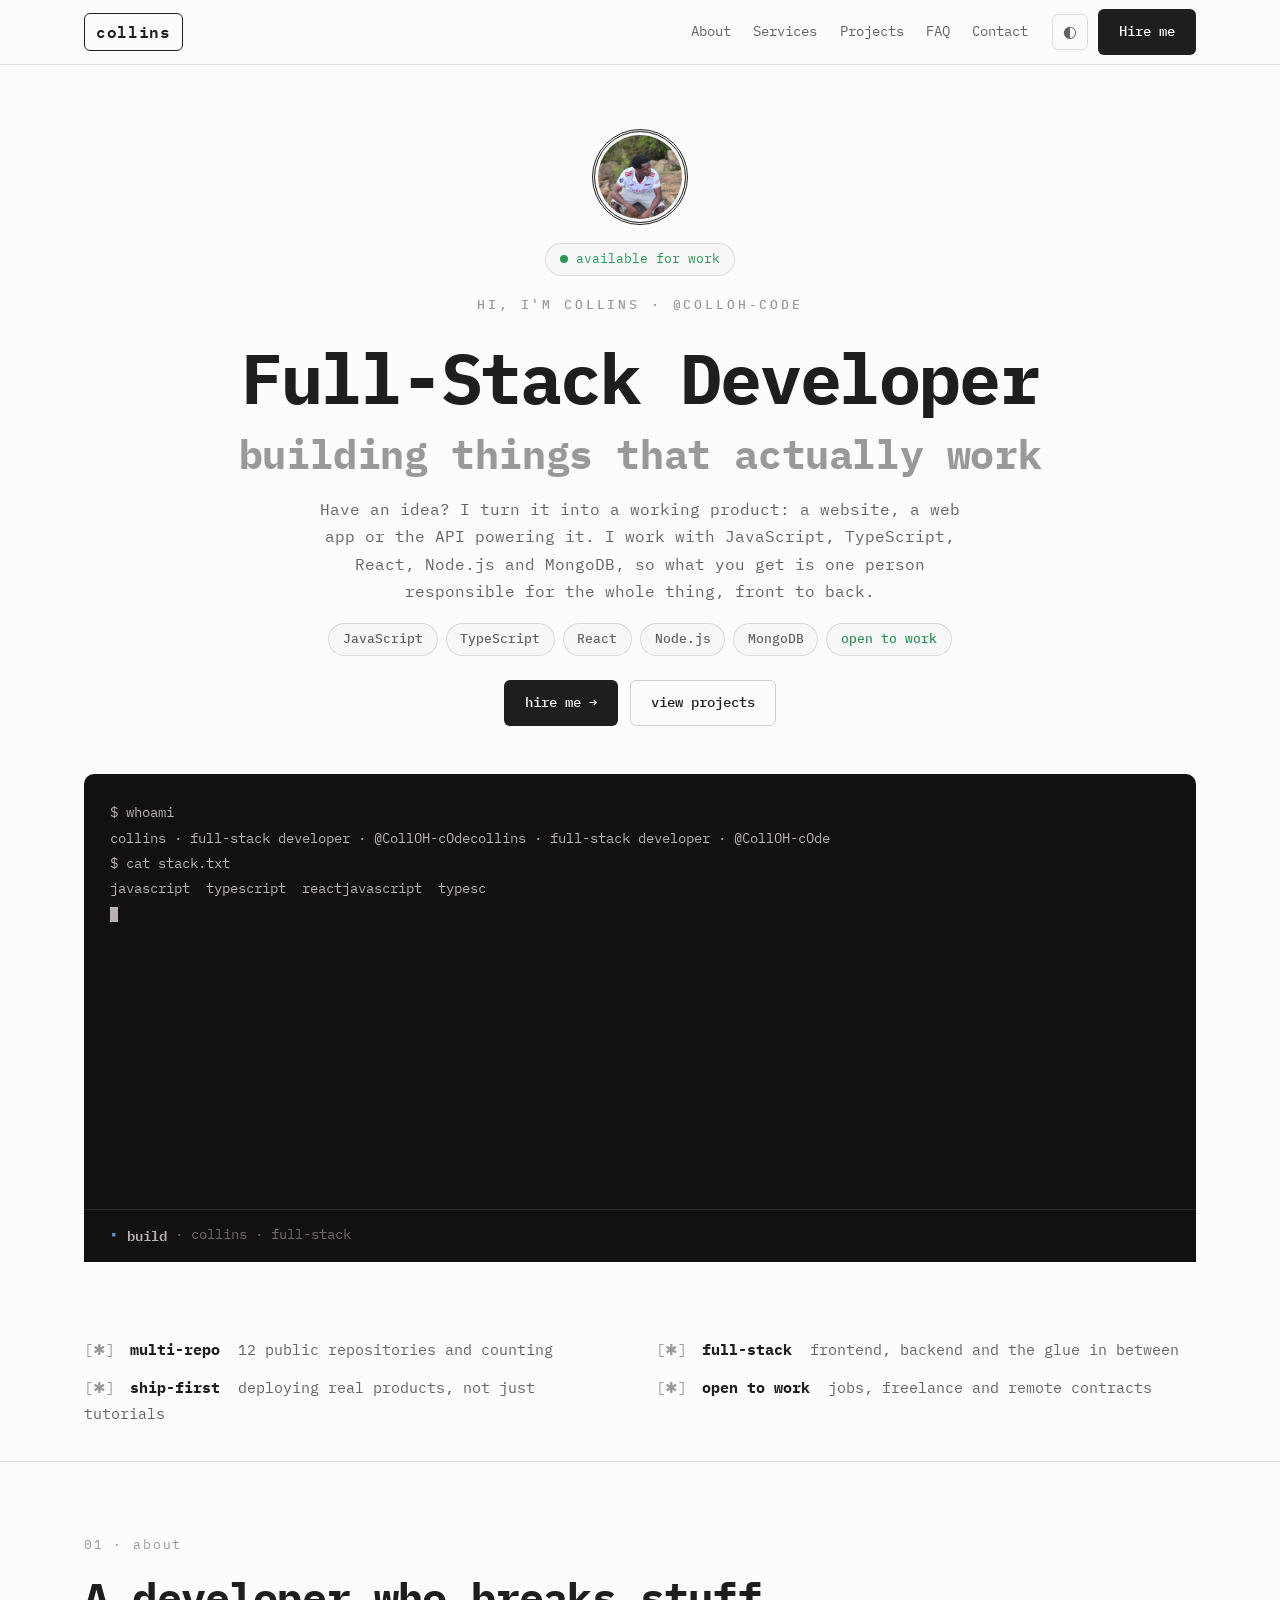
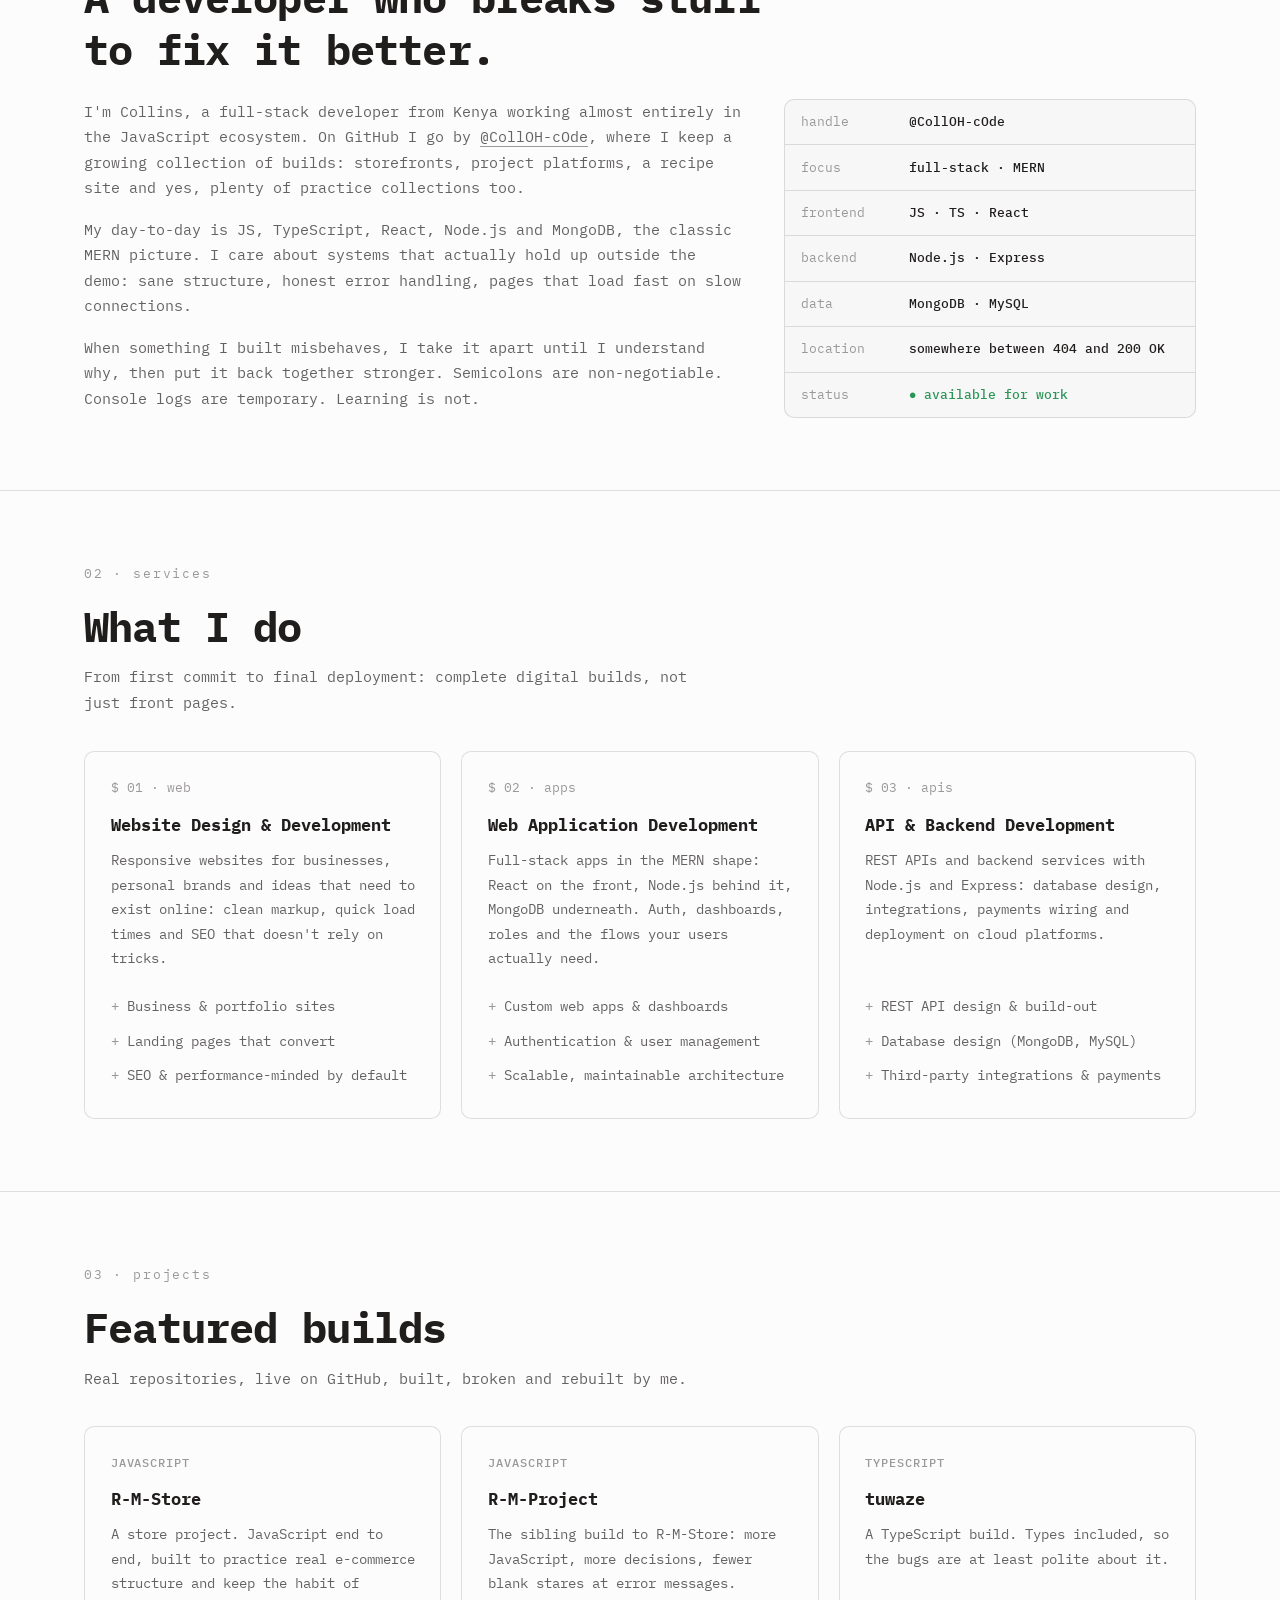
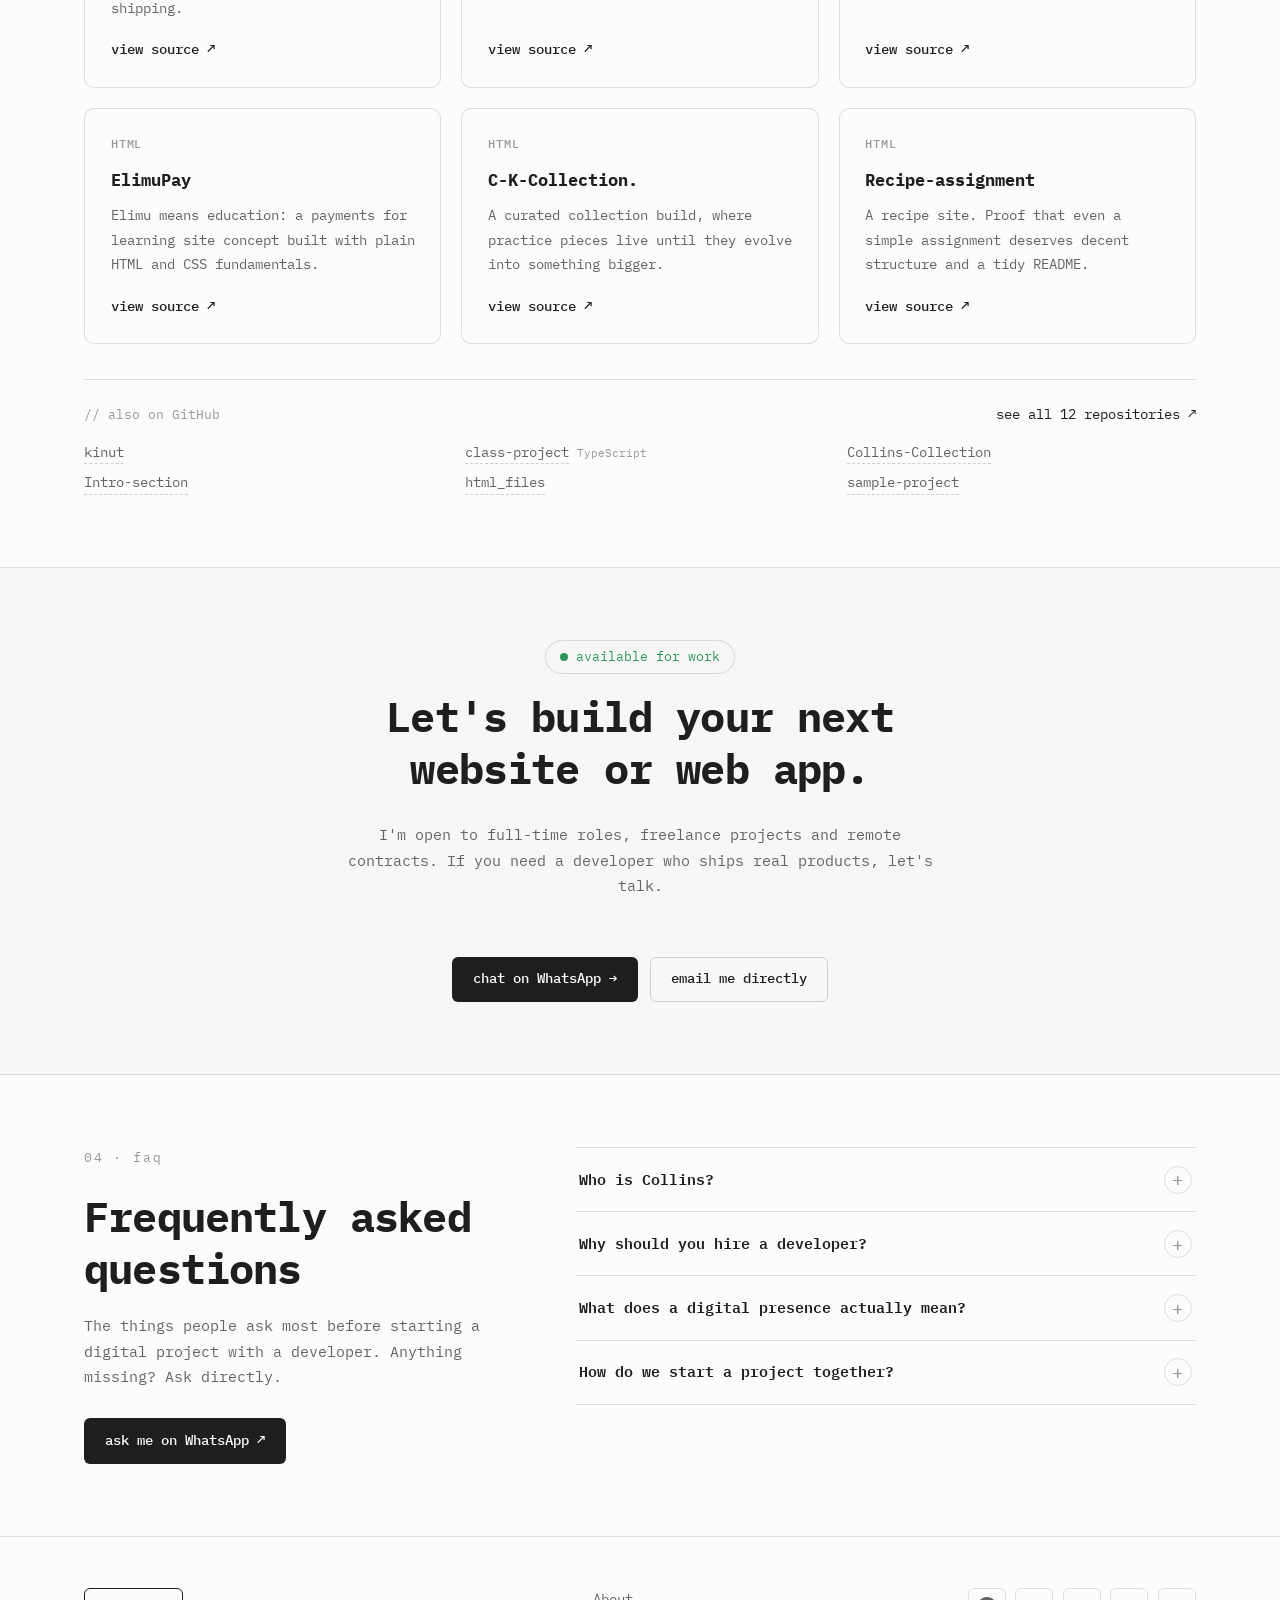
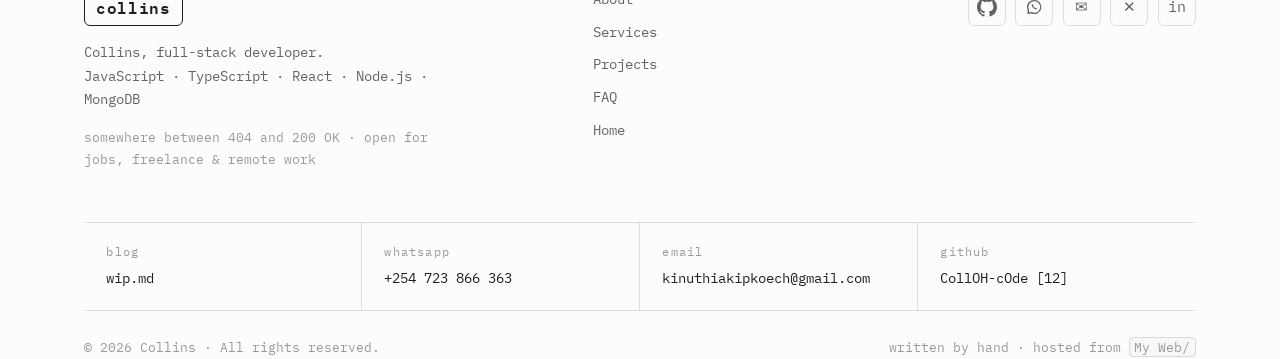
<file: index.html>
<!DOCTYPE html>
<html lang="en">
<head>
  <meta charset="UTF-8" />
  <meta name="viewport" content="width=device-width, initial-scale=1.0" />
  <title>Collins · Full Stack Developer (JS · React · Node.js · MongoDB)</title>
  <meta name="description" content="Collins (CollOH-cOde) is a full-stack web developer working with JavaScript, TypeScript, React, Node.js and MongoDB. Websites, web apps and REST APIs, built and shipped." />
  <meta name="author" content="Collins (CollOH-cOde)" />
  <meta property="og:title" content="Collins · Full Stack Developer" />
  <meta property="og:description" content="Full-stack web developer: JavaScript, TypeScript, React, Node.js, MongoDB. Building things that actually work." />
  <meta property="og:type" content="website" />
  <meta property="og:url" content="https://collins-kinuthia.netlify.app/" />
  <meta property="og:image" content="https://collins-kinuthia.netlify.app/assets/og-cover.png" />
  <meta name="twitter:card" content="summary_large_image" />
  <link rel="icon" type="image/svg+xml" href="favicon.svg" />
  <link rel="preconnect" href="https://fonts.googleapis.com" />
  <link rel="preconnect" href="https://fonts.gstatic.com" crossorigin />
  <link href="https://fonts.googleapis.com/css2?family=IBM+Plex+Mono:ital,wght@0,400;0,500;0,600;0,700;1,400&display=swap" rel="stylesheet" />
  <link rel="stylesheet" href="style.css" />
</head>
<body>
  <!-- ================= HEADER ================= -->
  <header class="site-header">
    <div class="header-inner">
      <a href="#home" class="wordmark" aria-label="collins · home">
        <span class="wordmark-box">collins</span>
      </a>

      <nav class="main-nav" aria-label="Primary">
        <a href="#about" data-nav>About</a>
        <a href="#services" data-nav>Services</a>
        <a href="#projects" data-nav>Projects</a>
        <a href="#faq" data-nav>FAQ</a>
        <a href="#contact" data-nav>Contact</a>
      </nav>

      <div class="header-actions">
        <button class="theme-toggle" id="theme-toggle" aria-label="Toggle dark mode" title="Toggle theme">
          <span class="icon-sun" aria-hidden="true">◐</span>
          <span class="icon-moon" aria-hidden="true">◑</span>
        </button>
        <a href="#contact" class="btn btn-strong header-cta">Hire me</a>
        <button class="menu-toggle" id="menu-toggle" aria-label="Open menu" aria-expanded="false" aria-controls="mobile-menu">
          <span class="menu-bars" aria-hidden="true">≡</span>
        </button>
      </div>
    </div>
  </header>

  <!-- Mobile menu overlay -->
  <div class="mobile-menu" id="mobile-menu" hidden>
    <nav aria-label="Mobile">
      <a href="#about" data-mobile-nav>About</a>
      <a href="#services" data-mobile-nav>Services</a>
      <a href="#projects" data-mobile-nav>Projects</a>
      <a href="#faq" data-mobile-nav>FAQ</a>
      <a href="#contact" data-mobile-nav>Contact</a>
    </nav>
    <a href="#contact" class="btn btn-strong" data-mobile-nav>→ hire me</a>
  </div>

  <main>
    <!-- ================= HERO ================= -->
    <section id="home" class="hero">
      <div class="container hero-head">
        <img class="avatar" src="assets/collins-avatar.png" alt="Collins, CollOH-cOde on GitHub" width="96" height="96" />
        <p class="status-pill"><span class="dot" aria-hidden="true"></span> available for work</p>
        <p class="eyebrow">HI, I'M COLLINS · @COLLOH-CODE</p>
        <h1 class="hero-title">
          <span class="hero-line-strong">Full-Stack Developer</span>
          <span class="hero-line-weak">building things that actually work</span>
        </h1>
        <p class="hero-copy">
          Have an idea? I turn it into a working product: a website,
          a web app or the API powering it. I work with JavaScript,
          TypeScript, React, Node.js and MongoDB, so what you get is
          one person responsible for the whole thing, front to back.
        </p>
        <ul class="pill-row" aria-label="Core stack">
          <li class="pill">JavaScript</li>
          <li class="pill">TypeScript</li>
          <li class="pill">React</li>
          <li class="pill">Node.js</li>
          <li class="pill">MongoDB</li>
          <li class="pill open-pill">open to work</li>
        </ul>
        <div class="hero-cta-row">
          <a href="#contact" class="btn btn-strong">hire me →</a>
          <a href="#projects" class="btn btn-ghost">view projects</a>
        </div>
      </div>

      <!-- Terminal showcase (dark in both themes) -->
      <div class="container terminal-wrap">
        <div class="terminal" role="img" aria-label="Terminal transcript introducing Collins">
          <div class="terminal-body" id="terminal-body" data-type>
            <span class="t-line"></span>
          </div>
          <div class="terminal-marker">
            <span class="t-sq" aria-hidden="true">▪</span>
            <strong>build</strong> · collins · full-stack
          </div>
        </div>
      </div>

      <!-- Bracket list, terminal style -->
      <div class="container brack-list-wrap">
        <ul class="brack-list">
          <li><span class="brack">[✱]</span> <strong>multi-repo</strong>&nbsp;&nbsp;12 public repositories and counting</li>
          <li><span class="brack">[✱]</span> <strong>full-stack</strong>&nbsp;&nbsp;frontend, backend and the glue in between</li>
          <li><span class="brack">[✱]</span> <strong>ship-first</strong>&nbsp;&nbsp;deploying real products, not just tutorials</li>
          <li><span class="brack">[✱]</span> <strong>open to work</strong>&nbsp;&nbsp;jobs, freelance and remote contracts</li>
        </ul>
      </div>
    </section>

    <!-- ================= ABOUT ================= -->
    <section id="about" class="section">
      <div class="container">
        <p class="section-label">01 · about</p>
        <h2 class="section-title">A developer who breaks stuff<br />to fix it better.</h2>
        <div class="about-grid">
          <div class="about-copy">
            <p>
              I'm Collins, a full-stack developer from Kenya working almost
              entirely in the JavaScript ecosystem. On GitHub I go by
              <a href="https://github.com/CollOH-cOde" target="_blank" rel="noopener">@CollOH-cOde</a>,
              where I keep a growing collection of builds: storefronts,
              project platforms, a recipe site and yes, plenty of practice
              collections too.
            </p>
            <p>
              My day-to-day is JS, TypeScript, React, Node.js and MongoDB,
              the classic MERN picture. I care about systems that actually
              hold up outside the demo: sane structure, honest error
              handling, pages that load fast on slow connections.
            </p>
            <p>
              When something I built misbehaves, I take it apart until I
              understand why, then put it back together stronger. Semicolons
              are non-negotiable. Console logs are temporary. Learning is not.
            </p>
          </div>
          <ul class="fact-card">
            <li><span class="k">handle</span><span class="v">@CollOH-cOde</span></li>
            <li><span class="k">focus</span><span class="v">full-stack · MERN</span></li>
            <li><span class="k">frontend</span><span class="v">JS · TS · React</span></li>
            <li><span class="k">backend</span><span class="v">Node.js · Express</span></li>
            <li><span class="k">data</span><span class="v">MongoDB · MySQL</span></li>
            <li><span class="k">location</span><span class="v">somewhere between 404 and 200 OK</span></li>
            <li><span class="k">status</span><span class="v v-open">● available for work</span></li>
          </ul>
        </div>
      </div>
    </section>

    <!-- ================= SERVICES ================= -->
    <section id="services" class="section">
      <div class="container">
        <p class="section-label">02 · services</p>
        <h2 class="section-title">What I do</h2>
        <p class="section-lead">From first commit to final deployment: complete digital builds, not just front pages.</p>

        <div class="cards-3">
          <article class="card">
            <p class="card-kicker">$ 01 · web</p>
            <h3>Website Design &amp; Development</h3>
            <p class="card-copy">
              Responsive websites for businesses, personal brands and
              ideas that need to exist online: clean markup, quick load
              times and SEO that doesn't rely on tricks.
            </p>
            <ul class="checklist">
              <li>Business &amp; portfolio sites</li>
              <li>Landing pages that convert</li>
              <li>SEO &amp; performance-minded by default</li>
            </ul>
          </article>

          <article class="card">
            <p class="card-kicker">$ 02 · apps</p>
            <h3>Web Application Development</h3>
            <p class="card-copy">
              Full-stack apps in the MERN shape: React on the front,
              Node.js behind it, MongoDB underneath. Auth, dashboards,
              roles and the flows your users actually need.
            </p>
            <ul class="checklist">
              <li>Custom web apps &amp; dashboards</li>
              <li>Authentication &amp; user management</li>
              <li>Scalable, maintainable architecture</li>
            </ul>
          </article>

          <article class="card">
            <p class="card-kicker">$ 03 · apis</p>
            <h3>API &amp; Backend Development</h3>
            <p class="card-copy">
              REST APIs and backend services with Node.js and Express:
              database design, integrations, payments wiring and
              deployment on cloud platforms.
            </p>
            <ul class="checklist">
              <li>REST API design &amp; build-out</li>
              <li>Database design (MongoDB, MySQL)</li>
              <li>Third-party integrations &amp; payments</li>
            </ul>
          </article>
        </div>
      </div>
    </section>

    <!-- ================= PROJECTS ================= -->
    <section id="projects" class="section">
      <div class="container">
        <p class="section-label">03 · projects</p>
        <h2 class="section-title">Featured builds</h2>
        <p class="section-lead">Real repositories, live on GitHub, built, broken and rebuilt by me.</p>

        <div class="cards-3">
          <article class="card project-card">
            <p class="lang-tag">JavaScript</p>
            <h3>R-M-Store</h3>
            <p class="card-copy">A store project. JavaScript end to end, built to practice real e-commerce structure and keep the habit of shipping.</p>
            <a class="card-link" href="https://github.com/CollOH-cOde/R-M-Store" target="_blank" rel="noopener">view source ↗</a>
          </article>
          <article class="card project-card">
            <p class="lang-tag">JavaScript</p>
            <h3>R-M-Project</h3>
            <p class="card-copy">The sibling build to R-M-Store: more JavaScript, more decisions, fewer blank stares at error messages.</p>
            <a class="card-link" href="https://github.com/CollOH-cOde/R-M-Project" target="_blank" rel="noopener">view source ↗</a>
          </article>
          <article class="card project-card">
            <p class="lang-tag">TypeScript</p>
            <h3>tuwaze</h3>
            <p class="card-copy">A TypeScript build. Types included, so the bugs are at least polite about it.</p>
            <a class="card-link" href="https://github.com/CollOH-cOde/tuwaze" target="_blank" rel="noopener">view source ↗</a>
          </article>
          <article class="card project-card">
            <p class="lang-tag">HTML</p>
            <h3>ElimuPay</h3>
            <p class="card-copy">Elimu means education: a payments for learning site concept built with plain HTML and CSS fundamentals.</p>
            <a class="card-link" href="https://github.com/CollOH-cOde/ElimuPay" target="_blank" rel="noopener">view source ↗</a>
          </article>
          <article class="card project-card">
            <p class="lang-tag">HTML</p>
            <h3>C-K-Collection.</h3>
            <p class="card-copy">A curated collection build, where practice pieces live until they evolve into something bigger.</p>
            <a class="card-link" href="https://github.com/CollOH-cOde/C-K-Collection." target="_blank" rel="noopener">view source ↗</a>
          </article>
          <article class="card project-card">
            <p class="lang-tag">HTML</p>
            <h3>Recipe-assignment</h3>
            <p class="card-copy">A recipe site. Proof that even a simple assignment deserves decent structure and a tidy README.</p>
            <a class="card-link" href="https://github.com/CollOH-cOde/Recipe-assignment" target="_blank" rel="noopener">view source ↗</a>
          </article>
        </div>

        <div class="archive-row">
          <p class="archive-label">// also on GitHub</p>
          <a href="https://github.com/CollOH-cOde?tab=repositories" target="_blank" rel="noopener">see all 12 repositories ↗</a>
        </div>
        <ul class="archive-list">
          <li><a href="https://github.com/CollOH-cOde/kinut" target="_blank" rel="noopener">kinut</a></li>
          <li><a href="https://github.com/CollOH-cOde/class-project" target="_blank" rel="noopener">class-project</a><span class="lang-mini">TypeScript</span></li>
          <li><a href="https://github.com/CollOH-cOde/Collins-Collection" target="_blank" rel="noopener">Collins-Collection</a></li>
          <li><a href="https://github.com/CollOH-cOde/Intro-section" target="_blank" rel="noopener">Intro-section</a></li>
          <li><a href="https://github.com/CollOH-cOde/html_files" target="_blank" rel="noopener">html_files</a></li>
          <li><a href="https://github.com/CollOH-cOde/sample-project" target="_blank" rel="noopener">sample-project</a></li>
        </ul>
      </div>
    </section>

    <!-- ================= CTA ================= -->
    <section class="section cta-band">
      <div class="container">
        <p class="status-pill"><span class="dot" aria-hidden="true"></span> available for work</p>
        <h2 class="section-title">Let's build your next<br />website or web app.</h2>
        <p class="section-lead">
          I'm open to full-time roles, freelance projects and remote
          contracts. If you need a developer who ships real products,
          let's talk.
        </p>
        <div class="hero-cta-row">
          <a class="btn btn-strong" href="https://wa.me/254723866363?text=Hi%20Collins!%20I%27d%20like%20to%20talk%20about%20a%20project." target="_blank" rel="noopener">chat on WhatsApp →</a>
          <a class="btn btn-ghost" href="mailto:kinuthiakipkoech@gmail.com">email me directly</a>
        </div>
      </div>
    </section>

    <!-- ================= FAQ ================= -->
    <section id="faq" class="section">
      <div class="container faq-grid">
        <div class="faq-intro">
          <p class="section-label">04 · faq</p>
          <h2 class="section-title">Frequently asked<br />questions</h2>
          <p class="section-lead">
            The things people ask most before starting a digital project
            with a developer. Anything missing? Ask directly.
          </p>
          <a class="btn btn-strong" href="https://wa.me/254723866363" target="_blank" rel="noopener">ask me on WhatsApp ↗</a>
        </div>

        <div class="faq-list" id="faq-list">
          <details class="faq-item">
            <summary>Who is Collins? <span class="faq-plus" aria-hidden="true">+</span></summary>
            <div class="faq-answer">
              <p>A full-stack developer from Kenya building in the JavaScript
              ecosystem: JavaScript, TypeScript, React, Node.js, Express and
              MongoDB, with 12 public repositories on GitHub under
              @CollOH-cOde. I build websites, web apps and REST APIs, and I'm
              available for jobs, freelance work and remote contracts.</p>
            </div>
          </details>
          <details class="faq-item">
            <summary>Why should you hire a developer? <span class="faq-plus" aria-hidden="true">+</span></summary>
            <div class="faq-answer">
              <p>Because manual and repetitive work belongs in a system, not in
              your day. A website that wins customers, an app that handles
              bookings or inventory, an API that connects your tools. These
              keep working after you've gone to bed. Hiring a developer is
              investing in fewer errors and a business that doesn't stop when
              you do.</p>
            </div>
          </details>
          <details class="faq-item">
            <summary>What does a digital presence actually mean? <span class="faq-plus" aria-hidden="true">+</span></summary>
            <div class="faq-answer">
              <p>It's what people find before they ever contact you: a
              website that loads fast and says clearly what you do, profiles
              that are consistent, and proof of your work. Social media
              alone isn't a presence; your own space online is the baseline
              for trust.</p>
            </div>
          </details>
          <details class="faq-item">
            <summary>How do we start a project together? <span class="faq-plus" aria-hidden="true">+</span></summary>
            <div class="faq-answer">
              <p>Reach out through GitHub with what you're trying to build.
              We'll define the scope, the stack and the timeline, then I get
              to work with regular check-ins so you always know what's
              shipped and what's next. Small projects start small; nothing
              needs to be perfect at the start.</p>
            </div>
          </details>
        </div>
      </div>
    </section>
  </main>

  <!-- ================= FOOTER ================= -->
  <footer id="contact" class="site-footer">
    <div class="container">
      <div class="footer-top">
        <div class="footer-brand">
          <a href="#home" class="wordmark-box">collins</a>
          <p>Collins, full-stack developer.<br />JavaScript · TypeScript · React · Node.js · MongoDB</p>
          <p class="footer-dim">somewhere between 404 and 200 OK · open for jobs, freelance &amp; remote work</p>
        </div>
        <nav class="footer-nav" aria-label="Footer">
          <a href="#about">About</a>
          <a href="#services">Services</a>
          <a href="#projects">Projects</a>
          <a href="#faq">FAQ</a>
          <a href="#home">Home</a>
        </nav>
        <div class="footer-socials">
          <a href="https://github.com/CollOH-cOde" target="_blank" rel="noopener" aria-label="GitHub">
            <svg viewBox="0 0 16 16" width="20" height="20" fill="currentColor" aria-hidden="true"><path d="M8 0C3.58 0 0 3.58 0 8c0 3.54 2.29 6.53 5.47 7.59.4.07.55-.17.55-.38 0-.19-.01-.82-.01-1.49-2.01.37-2.53-.49-2.69-.94-.09-.23-.48-.94-.82-1.13-.28-.15-.68-.52-.01-.53.63-.01 1.08.58 1.23.82.72 1.21 1.87.87 2.33.66.07-.52.28-.87.51-1.07-1.78-.2-3.64-.89-3.64-3.95 0-.87.31-1.59.82-2.15-.08-.2-.36-1.02.08-2.12 0 0 .67-.21 2.2.82.64-.18 1.32-.27 2-.27s1.36.09 2 .27c1.53-1.04 2.2-.82 2.2-.82.44 1.1.16 1.92.08 2.12.51.56.82 1.27.82 2.15 0 3.07-1.87 3.75-3.65 3.95.29.25.54.73.54 1.48 0 1.07-.01 1.93-.01 2.2 0 .21.15.46.55.38A8.01 8.01 0 0 0 16 8c0-4.42-3.58-8-8-8Z"/></svg>
          </a>
          <a href="https://wa.me/254723866363" target="_blank" rel="noopener" aria-label="WhatsApp">
            <svg viewBox="0 0 24 24" width="18" height="18" fill="none" stroke="currentColor" stroke-width="1.8" stroke-linecap="round" stroke-linejoin="round" aria-hidden="true"><path d="M12 3.5a8.5 8.5 0 0 0-7.3 12.8L4 20.5l4.4-1.1A8.5 8.5 0 1 0 12 3.5Z"/><path d="M9.2 8.3c-.5 1-.3 2.2.7 3.6 1.1 1.5 2.1 2.3 3.6 3 .8.3 1.7.2 2.1-.5l.4-.7-1.9-1.2-.7.7c-1-.4-2-1.3-2.5-2.3l.6-.7-1.2-1.8-.9.4Z" fill="currentColor" stroke="none"/></svg>
          </a>
          <a href="mailto:kinuthiakipkoech@gmail.com" aria-label="Email">✉</a>
          <a href="https://x.com/col1oh" target="_blank" rel="noopener" aria-label="X (Twitter)">✕</a>
          <a href="https://www.linkedin.com/in/collins-kinuthia-09315b2aa/" target="_blank" rel="noopener" aria-label="LinkedIn">in</a>
        </div>
      </div>

      <ul class="footer-cells">
        <li><span class="k">blog</span><a href="#" data-editable-link="blog">wip.md</a></li>
        <li><span class="k">whatsapp</span><a href="https://wa.me/254723866363" target="_blank" rel="noopener">+254 723 866 363</a></li>
        <li><span class="k">email</span><a href="mailto:kinuthiakipkoech@gmail.com">kinuthiakipkoech@gmail.com</a></li>
        <li><span class="k">github</span><a href="https://github.com/CollOH-cOde" target="_blank" rel="noopener">CollOH-cOde [12]</a></li>
      </ul>

      <div class="footer-bottom">
        <p>© <span id="year">2026</span> Collins · All rights reserved.</p>
        <p class="footer-dim">written by hand · hosted from <code>My&nbsp;Web/</code></p>
      </div>
    </div>
  </footer>

  <script src="script.js" defer></script>
</body>
</html>
</file>
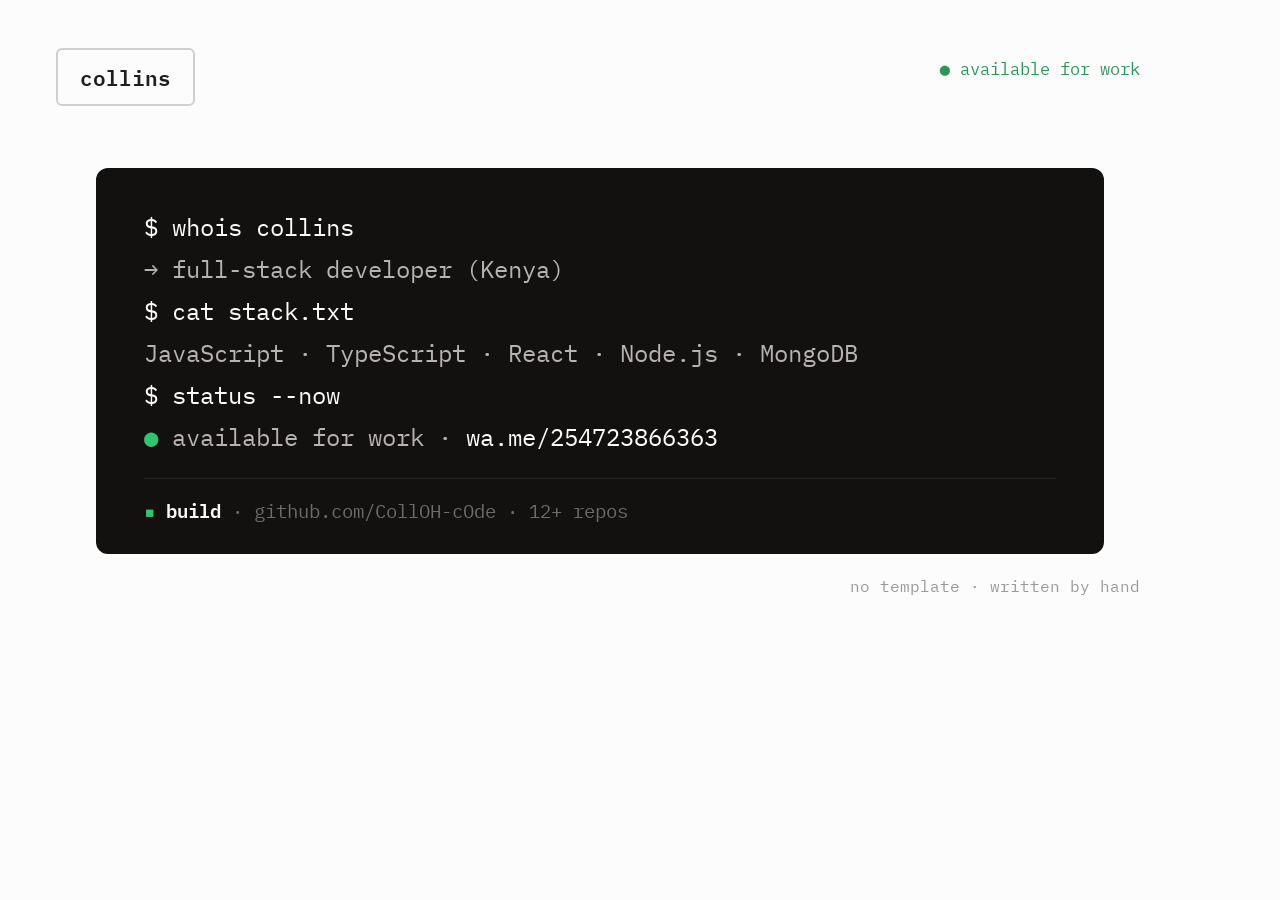
<file: og-card.html>
<!DOCTYPE html>
<html lang="en">
<head>
  <meta charset="UTF-8" />
  <meta name="viewport" content="width=1200" />
  <title>og card · Collins</title>
  <meta name="robots" content="noindex" />
  <link rel="icon" type="image/svg+xml" href="favicon.svg" />
  <link rel="preconnect" href="https://fonts.googleapis.com" />
  <link rel="preconnect" href="https://fonts.gstatic.com" crossorigin />
  <link href="https://fonts.googleapis.com/css2?family=IBM+Plex+Mono:wght@400;500;600&display=swap" rel="stylesheet" />
  <style>
    /* Social share card: screenshot this page at 1200x630 to make assets/og-cover.png */
    * { margin: 0; padding: 0; box-sizing: border-box; }
    html, body {
      width: 1200px;
      height: 630px;
      overflow: hidden;
      font-family: "IBM Plex Mono", ui-monospace, "Cascadia Mono", Consolas, Menlo, monospace;
    }
    body {
      position: relative;
      background: hsl(0, 20%, 99%);
      color: hsl(0, 5%, 12%);
    }
    .brand {
      position: absolute;
      top: 48px;
      left: 56px;
      border: 2px solid hsl(30, 2%, 81%);
      border-radius: 6px;
      padding: 10px 22px;
      font-weight: 600;
      font-size: 21px;
    }
    .avail {
      position: absolute;
      top: 58px;
      right: 60px;
      color: hsl(145, 55%, 38%);
      font-size: 17px;
    }
    .terminal {
      position: absolute;
      left: 96px;
      right: 96px;
      top: 168px;
      background: hsl(0, 9%, 7%);
      border-radius: 12px;
      padding: 38px 48px 26px;
      color: hsl(0, 4%, 71%);
      font-size: 24px;
      line-height: 1.75;
    }
    .hi { color: hsl(0, 20%, 99%); }
    .dim { color: hsl(0, 3%, 43%); }
    .ok { color: hsl(145, 60%, 48%); }
    .marker {
      margin-top: 20px;
      padding-top: 16px;
      border-top: 1px solid hsla(0, 0%, 100%, 0.08);
      color: hsl(0, 3%, 43%);
      font-size: 19px;
      white-space: nowrap;
      overflow: hidden;
    }
    .marker strong { color: hsl(0, 20%, 99%); font-weight: 600; }
    .hand {
      position: absolute;
      bottom: 34px;
      right: 60px;
      color: hsl(0, 1%, 60%);
      font-size: 16px;
    }
  </style>
</head>
<body>
  <div class="brand">collins</div>
  <div class="avail">● available for work</div>

  <div class="terminal">
    <div><span class="hi">$ whois collins</span></div>
    <div>→ full-stack developer (Kenya)</div>
    <div><span class="hi">$ cat stack.txt</span></div>
    <div>JavaScript · TypeScript · React · Node.js · MongoDB</div>
    <div><span class="hi">$ status --now</span></div>
    <div><span class="ok">●</span> available for work · <span class="hi">wa.me/254723866363</span></div>
    <div class="marker"><span class="ok">▪</span> <strong>build</strong> · github.com/CollOH-cOde · 12+ repos</div>
  </div>

  <div class="hand">no template · written by hand</div>
</body>
</html>
</file>
<file: style.css>
/* =========================================================
   collins portfolio · personal portfolio
   Terminal-inspired style: mono type, hairline borders,
   light surface, dark terminal panel. Original build.
   ========================================================= */

/* ---------- Design tokens (light / dark) ---------- */
:root {
  --font-mono: "IBM Plex Mono", ui-monospace, "Cascadia Mono", Consolas, Menlo, monospace;

  --bg: hsl(0, 20%, 99%);
  --bg-weak: hsl(0, 8%, 97%);
  --bg-weak-hover: hsl(0, 8%, 94%);
  --bg-strong: hsl(0, 5%, 12%);
  --bg-strong-hover: hsl(0, 5%, 18%);
  --bg-terminal: hsl(0, 9%, 7%);

  --text: hsl(0, 1%, 39%);
  --text-weak: hsl(0, 1%, 60%);
  --text-strong: hsl(0, 5%, 12%);
  --text-invert: hsl(0, 20%, 99%);

  --border: hsl(30, 2%, 81%);
  --border-weak: hsla(0, 100%, 3%, 0.12);

  --interactive: hsl(62, 84%, 88%);
  --ok: hsl(145, 55%, 38%);

  --radius: 6px;
  --radius-lg: 10px;
  --container: 1160px;
  --header-h: 64px;
  --terminal-text: hsl(0, 4%, 71%);
  --terminal-dim: hsl(0, 3%, 43%);
}

[data-theme="dark"] {
  --bg: hsl(0, 9%, 7%);
  --bg-weak: hsl(0, 6%, 10%);
  --bg-weak-hover: hsl(0, 6%, 15%);
  --bg-strong: hsl(0, 15%, 94%);
  --bg-strong-hover: hsl(0, 15%, 97%);
  --bg-terminal: hsl(0, 6%, 5%);

  --text: hsl(0, 4%, 71%);
  --text-weak: hsl(0, 2%, 49%);
  --text-strong: hsl(0, 15%, 94%);
  --text-invert: hsl(0, 9%, 7%);

  --border: hsl(0, 3%, 28%);
  --border-weak: hsl(0, 4%, 23%);

  --interactive: hsl(62, 100%, 90%);
  --ok: hsl(145, 55%, 55%);
}

/* ---------- Base ---------- */
* { box-sizing: border-box; margin: 0; padding: 0; }

html { scroll-behavior: smooth; scroll-padding-top: calc(var(--header-h) + 12px); }

body {
  font-family: var(--font-mono);
  font-size: 0.9375rem; /* 15px */
  line-height: 1.7;
  color: var(--text);
  background: var(--bg);
  transition: background 0.25s ease, color 0.25s ease;
}

a { color: inherit; text-decoration: none; }
a:hover { color: var(--text-strong); }

h1, h2, h3 { color: var(--text-strong); font-weight: 700; line-height: 1.25; }

strong { color: var(--text-strong); }

::selection { background: var(--interactive); color: var(--text-strong); }

code {
  font-family: inherit;
  background: var(--bg-weak);
  border: 1px solid var(--border-weak);
  border-radius: 4px;
  padding: 0.05em 0.35em;
}

.container {
  max-width: var(--container);
  margin-inline: auto;
  padding-inline: 1.5rem;
}

:focus-visible {
  outline: 2px solid var(--text-strong);
  outline-offset: 2px;
  border-radius: 2px;
}

/* ---------- Buttons ---------- */
.btn {
  display: inline-flex;
  align-items: center;
  gap: 0.5rem;
  font-family: inherit;
  font-size: 0.875rem;
  font-weight: 500;
  padding: 0.62rem 1.25rem;
  border-radius: var(--radius);
  border: 1px solid transparent;
  cursor: pointer;
  transition: background 0.15s ease, color 0.15s ease, border-color 0.15s ease;
  white-space: nowrap;
}

.btn-strong {
  background: var(--bg-strong);
  color: var(--text-invert);
}
.btn-strong:hover { background: var(--bg-strong-hover); color: var(--text-invert); }

.btn-ghost {
  background: transparent;
  color: var(--text-strong);
  border-color: var(--border);
}
.btn-ghost:hover { background: var(--bg-weak-hover); }

/* ---------- Header ---------- */
.site-header {
  position: sticky;
  top: 0;
  z-index: 50;
  background: var(--bg);
  border-bottom: 1px solid var(--border-weak);
  -webkit-backdrop-filter: blur(6px);
  backdrop-filter: blur(6px);
}

.header-inner {
  max-width: var(--container);
  margin-inline: auto;
  height: var(--header-h);
  padding-inline: 1.5rem;
  display: flex;
  align-items: center;
  gap: 1.5rem;
}

.wordmark { display: inline-flex; }

.wordmark-box {
  font-family: var(--font-mono);
  font-size: 1rem;
  font-weight: 600;
  letter-spacing: 0.04em;
  color: var(--text-strong);
  border: 1px solid var(--text-strong);
  border-radius: var(--radius);
  padding: 0.28rem 0.7rem;
  transition: background 0.15s ease, color 0.15s ease;
}
.wordmark-box:hover { background: var(--text-strong); color: var(--bg); }

.main-nav {
  display: flex;
  gap: 1.4rem;
  margin-left: auto;
  font-size: 0.875rem;
  color: var(--text);
}
.main-nav a { position: relative; padding-block: 0.25rem; }
.main-nav a[aria-current="true"] { color: var(--text-strong); font-weight: 600; }
.main-nav a:hover { color: var(--text-strong); }

.header-actions {
  display: flex;
  align-items: center;
  gap: 0.6rem;
}

.theme-toggle {
  width: 36px;
  height: 36px;
  display: inline-flex;
  align-items: center;
  justify-content: center;
  font-size: 1rem;
  background: transparent;
  color: var(--text);
  border: 1px solid var(--border-weak);
  border-radius: var(--radius);
  cursor: pointer;
  transition: background 0.15s ease, color 0.15s ease;
}
.theme-toggle:hover { background: var(--bg-weak-hover); color: var(--text-strong); }
[data-theme="light"] .icon-moon { display: none; }
.icon-sun, [data-theme="dark"] .icon-moon { display: inline; }
.icon-moon { display: none; }
[data-theme="dark"] .icon-sun { display: none; }

.menu-toggle {
  display: none;
  width: 36px;
  height: 36px;
  font-size: 1.25rem;
  background: transparent;
  border: 1px solid var(--border-weak);
  border-radius: var(--radius);
  color: var(--text-strong);
  cursor: pointer;
}

/* Mobile menu overlay */
.mobile-menu {
  position: fixed;
  inset: var(--header-h) 0 0 0;
  z-index: 40;
  background: var(--bg);
  padding: 1.5rem;
  display: flex;
  flex-direction: column;
  gap: 1.25rem;
}
.mobile-menu[hidden] { display: none; }
.mobile-menu nav {
  display: flex;
  flex-direction: column;
  gap: 0.25rem;
}
.mobile-menu nav a {
  padding: 0.75rem 0.5rem;
  border-bottom: 1px solid var(--border-weak);
  font-size: 1rem;
}
.mobile-menu nav a:hover { background: var(--bg-weak); }

/* ---------- Hero ---------- */
.hero {
  border-bottom: 1px solid var(--border-weak);
  padding-block: 4rem 0;
}

.hero-head {
  display: flex;
  flex-direction: column;
  align-items: center;
  text-align: center;
  gap: 1.1rem;
}

.avatar {
  width: 96px;
  height: 96px;
  border-radius: 50%;
  border: 3px double var(--text-strong);
  padding: 3px;
  object-fit: cover;
  background: var(--bg-weak);
}

.status-pill {
  display: inline-flex;
  align-items: center;
  gap: 0.5rem;
  font-size: 0.8125rem;
  color: var(--ok);
  background: var(--bg-weak);
  border: 1px solid var(--border-weak);
  border-radius: 999px;
  padding: 0.3rem 0.9rem;
}
.dot {
  width: 8px;
  height: 8px;
  border-radius: 50%;
  background: var(--ok);
  animation: pulse 2.4s ease-in-out infinite;
}
@keyframes pulse {
  0%, 100% { opacity: 1; }
  50% { opacity: 0.35; }
}
@media (prefers-reduced-motion: reduce) {
  .dot { animation: none; }
  html { scroll-behavior: auto; }
  .t-cursor { animation: none !important; }
}

.eyebrow {
  font-size: 0.8125rem;
  font-weight: 500;
  letter-spacing: 0.22em;
  color: var(--text-weak);
}

.hero-title {
  font-size: clamp(2.4rem, 6.5vw, 4.4rem);
  letter-spacing: -0.03em;
  display: flex;
  flex-direction: column;
  gap: 0.1em;
}
.hero-line-weak {
  color: var(--text-weak);
  font-weight: 700;
  font-size: clamp(1.4rem, 3.4vw, 2.5rem);
  letter-spacing: -0.01em;
}

.hero-copy {
  max-width: 640px;
  font-size: 1rem;
}

.pill-row {
  display: flex;
  flex-wrap: wrap;
  justify-content: center;
  gap: 0.5rem;
  list-style: none;
}
.pill {
  font-size: 0.8125rem;
  font-weight: 500;
  color: var(--text);
  border: 1px solid var(--border-weak);
  border-radius: 999px;
  padding: 0.3rem 0.85rem;
  background: var(--bg-weak);
  transition: background 0.15s ease, border-color 0.15s ease;
}
.pill:hover { background: var(--interactive); color: var(--text-strong); }
.open-pill { color: var(--ok); }

.hero-cta-row {
  display: flex;
  flex-wrap: wrap;
  justify-content: center;
  gap: 0.75rem;
  margin-top: 0.4rem;
}

/* ---------- Terminal ---------- */
.terminal-wrap { margin-top: 3rem; }

.terminal {
  background: var(--bg-terminal);
  border-radius: var(--radius-lg) var(--radius-lg) 0 0;
  overflow: hidden;
}

.terminal-body {
  padding: 1.6rem 1.6rem 1rem;
  min-height: 435px;
  font-size: 0.9rem;
  line-height: 1.75;
  color: var(--terminal-text);
  text-align: left;
  white-space: pre-wrap;
  word-break: break-word;
}

.t-cmd { color: var(--terminal-dim); }
.t-cursor {
  display: inline-block;
  width: 0.55em;
  height: 1.05em;
  background: var(--terminal-text);
  vertical-align: text-bottom;
  animation: blink 1s steps(1) infinite;
}
@keyframes blink { 50% { opacity: 0; } }

.terminal-marker {
  display: flex;
  align-items: center;
  gap: 0.55rem;
  padding: 0.8rem 1.6rem 1rem;
  border-top: 1px solid hsla(0, 4%, 71%, 0.15);
  color: var(--terminal-dim);
  font-size: 0.85rem;
}
.terminal-marker strong { color: var(--terminal-text); font-weight: 600; }
.t-sq { color: hsl(215, 65%, 62%); }

/* Bracket list */
.brack-list-wrap { margin-top: 2.5rem; }
.brack-list {
  list-style: none;
  display: grid;
  grid-template-columns: 1fr 1fr;
  gap: 0.8rem 2rem;
  padding-block: 2.2rem;
  font-size: 0.9375rem;
}
.brack { color: var(--text-weak); margin-right: 0.4rem; }

/* ---------- Sections ---------- */
.section {
  border-bottom: 1px solid var(--border-weak);
  padding-block: 4.5rem;
}

.section-label {
  font-size: 0.8125rem;
  letter-spacing: 0.14em;
  color: var(--text-weak);
  margin-bottom: 0.9rem;
}

.section-title {
  font-size: clamp(1.7rem, 3.6vw, 2.6rem);
  letter-spacing: -0.02em;
  margin-bottom: 0.8rem;
}

.section-lead { max-width: 620px; margin-bottom: 2.2rem; }

/* about */
.about-grid {
  display: grid;
  grid-template-columns: 1.6fr 1fr;
  gap: 2.5rem;
  margin-top: 1.5rem;
}
.about-copy p + p { margin-top: 1rem; }
.about-copy a { border-bottom: 1px solid var(--text-weak); }
.about-copy a:hover { border-color: var(--text-strong); }

.fact-card {
  list-style: none;
  align-self: start;
  border: 1px solid var(--border-weak);
  border-radius: var(--radius-lg);
  background: var(--bg-weak);
  overflow: hidden;
}
.fact-card li {
  display: grid;
  grid-template-columns: 92px 1fr;
  gap: 1rem;
  padding: 0.7rem 1rem;
  border-bottom: 1px solid var(--border-weak);
  font-size: 0.8125rem;
}
.fact-card li:last-child { border-bottom: 0; }
.fact-card .k { color: var(--text-weak); }
.fact-card .v { color: var(--text-strong); font-weight: 500; }
.v-open { color: var(--ok) !important; }

/* cards */
.cards-3 {
  display: grid;
  grid-template-columns: repeat(3, 1fr);
  gap: 1.25rem;
}

.card {
  display: flex;
  flex-direction: column;
  border: 1px solid var(--border-weak);
  border-radius: var(--radius-lg);
  padding: 1.6rem;
  background: var(--bg);
  transition: border-color 0.15s ease, transform 0.15s ease;
}
.card:hover { border-color: var(--border); transform: translateY(-2px); }

.card-kicker {
  font-size: 0.8125rem;
  color: var(--text-weak);
  margin-bottom: 1rem;
}
.card h3 { font-size: 1.05rem; margin-bottom: 0.75rem; }
.card-copy { font-size: 0.9rem; }

.lang-tag {
  font-size: 0.75rem;
  font-weight: 500;
  letter-spacing: 0.08em;
  color: var(--text-weak);
  text-transform: uppercase;
  margin-bottom: 1rem;
}

.checklist {
  list-style: none;
  margin-top: auto;
  padding-top: 1.2rem;
  font-size: 0.85rem;
  color: var(--text);
}
.checklist li { padding-block: 0.35rem; }
.checklist li::before { content: "+ "; color: var(--text-weak); }

.card-link {
  margin-top: auto;
  padding-top: 1.1rem;
  font-size: 0.85rem;
  font-weight: 500;
  color: var(--text-strong);
}
.project-card .card-link:hover { text-decoration: underline; }

/* archive */
.archive-row {
  display: flex;
  align-items: center;
  justify-content: space-between;
  flex-wrap: wrap;
  gap: 1rem;
  margin-top: 2.2rem;
  padding-top: 1.4rem;
  border-top: 1px solid var(--border-weak);
}
.archive-label { font-size: 0.8125rem; color: var(--text-weak); }
.archive-row a { font-size: 0.875rem; color: var(--text-strong); }
.archive-row a:hover { text-decoration: underline; }

.archive-list {
  list-style: none;
  display: grid;
  grid-template-columns: repeat(3, 1fr);
  gap: 0.4rem 2rem;
  margin-top: 0.9rem;
  font-size: 0.875rem;
}
.archive-list a { border-bottom: 1px dashed var(--border); padding-block: 0.15rem; }
.lang-mini {
  font-size: 0.7rem;
  color: var(--text-weak);
  margin-left: 0.5rem;
}

/* ---------- CTA band ---------- */
.cta-band { background: var(--bg-weak); }
.cta-band .container {
  text-align: center;
  display: flex;
  flex-direction: column;
  align-items: center;
  gap: 1rem;
}

/* ---------- FAQ ---------- */
.faq-grid {
  display: grid;
  grid-template-columns: 1fr 1.4fr;
  gap: 3rem;
  align-items: start;
}
.faq-intro { display: flex; flex-direction: column; gap: 0.4rem; align-items: flex-start; }
.faq-intro .section-lead { margin-bottom: 1.4rem; }

.faq-list { display: flex; flex-direction: column; }
.faq-item {
  border-bottom: 1px solid var(--border-weak);
}
.faq-item:first-child { border-top: 1px solid var(--border-weak); }

.faq-item summary {
  list-style: none;
  cursor: pointer;
  display: flex;
  align-items: center;
  justify-content: space-between;
  gap: 1rem;
  padding: 1.1rem 0.25rem;
  font-weight: 600;
  color: var(--text-strong);
  font-size: 0.95rem;
}
.faq-item summary::-webkit-details-marker { display: none; }

.faq-plus {
  width: 28px;
  height: 28px;
  display: inline-flex;
  align-items: center;
  justify-content: center;
  font-weight: 400;
  font-size: 1.2rem;
  color: var(--text-weak);
  border: 1px solid var(--border-weak);
  border-radius: 50%;
  transition: transform 0.2s ease, background 0.2s ease;
}
.faq-item[open] .faq-plus { transform: rotate(45deg); background: var(--interactive); color: var(--text-strong); }

.faq-answer { padding: 0 0.25rem 1.2rem; max-width: 60ch; }

/* ---------- Footer ---------- */
.site-footer { background: var(--bg); }

.footer-top {
  display: grid;
  grid-template-columns: 1.4fr 1fr auto;
  gap: 2.5rem;
  padding-block: 3.2rem;
}
.footer-brand { display: flex; flex-direction: column; gap: 0.9rem; align-items: flex-start; }
.footer-brand p { font-size: 0.875rem; max-width: 46ch; }
.footer-dim { color: var(--text-weak); font-size: 0.8125rem !important; }

.footer-nav {
  display: flex;
  flex-direction: column;
  gap: 0.55rem;
  font-size: 0.875rem;
}

.footer-socials { display: flex; gap: 0.6rem; }
.footer-socials a {
  width: 38px;
  height: 38px;
  display: inline-flex;
  align-items: center;
  justify-content: center;
  border: 1px solid var(--border-weak);
  border-radius: var(--radius);
  color: var(--text);
  transition: background 0.15s ease, color 0.15s ease;
}
.footer-socials a:hover { background: var(--bg-weak-hover); color: var(--text-strong); }

.footer-cells {
  list-style: none;
  display: grid;
  grid-template-columns: repeat(4, 1fr);
  border-block: 1px solid var(--border-weak);
}
.footer-cells li {
  padding: 1.2rem 1.4rem;
  border-right: 1px solid var(--border-weak);
  font-size: 0.875rem;
}
.footer-cells li:last-child { border-right: 0; }
.footer-cells .k {
  display: block;
  font-size: 0.75rem;
  letter-spacing: 0.1em;
  color: var(--text-weak);
  margin-bottom: 0.3rem;
}
.footer-cells a { color: var(--text-strong); overflow-wrap: anywhere; }
.footer-cells a:hover { text-decoration: underline; }

.footer-bottom {
  display: flex;
  align-items: center;
  justify-content: space-between;
  gap: 1rem;
  padding-block: 1.6rem;
  font-size: 0.8125rem;
  color: var(--text-weak);
  flex-wrap: wrap;
}

/* ---------- Reveal on scroll ---------- */
.reveal {
  opacity: 0;
  transform: translateY(14px);
  transition: opacity 0.5s ease, transform 0.5s ease;
}
.reveal.is-visible { opacity: 1; transform: none; }
@media (prefers-reduced-motion: reduce) {
  .reveal { opacity: 1; transform: none; transition: none; }
}

/* ---------- Responsive ---------- */
@media (max-width: 1020px) {
  .about-grid { grid-template-columns: 1fr; }
  .cards-3 { grid-template-columns: 1fr 1fr; }
  .faq-grid { grid-template-columns: 1fr; gap: 1.6rem; }
  .brack-list { grid-template-columns: 1fr; }
  .footer-top { grid-template-columns: 1fr 1fr; }
  .footer-socials { grid-column: span 2; }
}

@media (max-width: 760px) {
  .main-nav, .header-cta { display: none; }
  .menu-toggle { display: inline-flex; }
  /* nav is hidden on small screens; give its auto-margin to the actions
     so the theme button + menu lines hug the far end */
  .header-actions { margin-left: auto; }

  .cards-3 { grid-template-columns: 1fr; }
  .archive-list { grid-template-columns: 1fr 1fr; }
  .footer-top { grid-template-columns: 1fr; gap: 1.8rem; }
  .footer-cells { grid-template-columns: 1fr 1fr; }
  .footer-cells li:nth-child(2) { border-right: 0; }
  .footer-cells li:nth-child(1), .footer-cells li:nth-child(2) { border-bottom: 1px solid var(--border-weak); }

  .section { padding-block: 3.2rem; }
  .hero { padding-block: 3rem 0; }

  .terminal-body {
    font-size: 0.8rem;
    padding: 1.2rem 1rem 0.8rem;
    min-height: 420px;
  }
  .terminal-marker { padding: 0.7rem 1rem 0.9rem; font-size: 0.78rem; }
  .card { padding: 1.35rem; }
  .eyebrow { letter-spacing: 0.12em; font-size: 0.75rem; }
}

@media (max-width: 480px) {
  .container, .header-inner { padding-inline: 1rem; }
  .header-inner { column-gap: 0.9rem; }
  .hero-title { font-size: clamp(2rem, 11vw, 2.6rem); }
  .hero-line-weak { font-size: clamp(1.1rem, 5.4vw, 1.5rem); }
  .status-pill { font-size: 0.75rem; padding: 0.25rem 0.75rem; }
  .archive-list { grid-template-columns: 1fr; }
  .footer-cells { grid-template-columns: 1fr; }
  .footer-cells li { border-right: 0; border-bottom: 1px solid var(--border-weak); }
  .footer-cells li:last-child { border-bottom: 0; }
}
</file>
